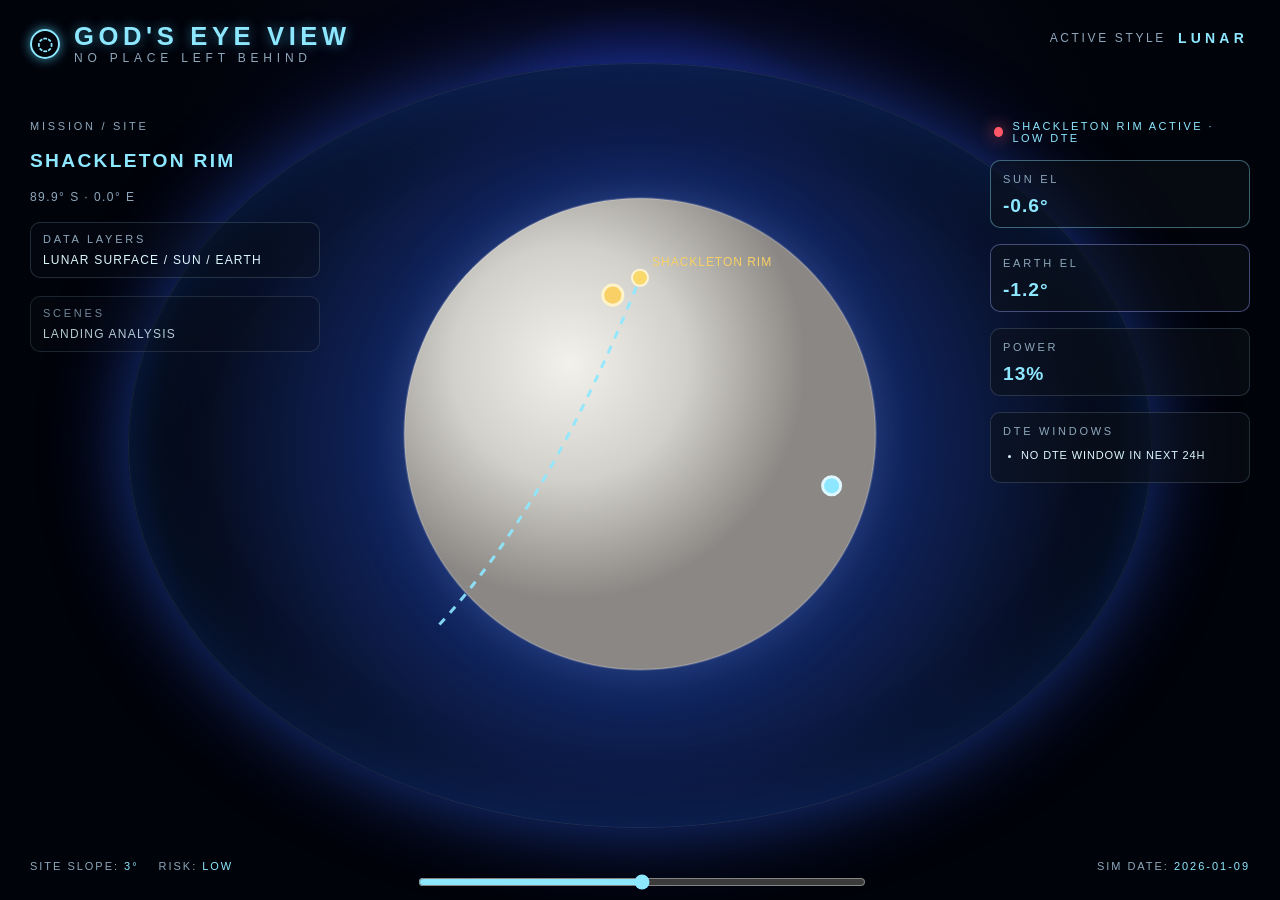
<file: LunarMissionPrototype/index.html>
<!DOCTYPE html>
<html lang="en">
  <head>
    <meta charset="UTF-8" />
    <meta name="viewport" content="width=device-width, initial-scale=1.0" />
    <title>God's Eye View — Lunar Mission</title>
    <link rel="stylesheet" href="style.css" />
  </head>
  <body>
    <div class="hud-shell">
      <div class="header-left">
        <div class="brand-row">
          <div class="brand-mark">◌</div>
          <div class="brand-text">
            <span class="brand-main">GOD'S EYE VIEW</span>
            <span class="brand-sub">NO PLACE LEFT BEHIND</span>
          </div>
        </div>
      </div>

      <div class="header-right">
        <div class="status-text">ACTIVE STYLE</div>
        <div class="status-mode">LUNAR</div>
      </div>

      <aside class="left-panel">
        <div class="section-label">MISSION / SITE</div>
        <div class="bigline" id="siteName">SHACKLETON RIM</div>
        <div class="subline" id="siteCoords">89.9° S · 0.0°</div>

        <div class="mini-block">
          <div class="mini-title">DATA LAYERS</div>
          <div class="mini-value">LUNAR SURFACE / SUN / EARTH</div>
        </div>

        <div class="mini-block muted-block">
          <div class="mini-title">SCENES</div>
          <div class="mini-value">LANDING ANALYSIS</div>
        </div>
      </aside>

      <main class="scene-area">
        <div class="moon-shell">
          <svg id="moonScene" viewBox="0 0 700 700" aria-label="Lunar mission view">
            <defs>
              <radialGradient id="moonGlow" cx="35%" cy="35%">
                <stop offset="0%" stop-color="#f3f1eb" />
                <stop offset="50%" stop-color="#d2d0ca" />
                <stop offset="100%" stop-color="#8a8784" />
              </radialGradient>
            </defs>
            <g id="moonSurface">
              <circle cx="350" cy="350" r="235" class="moon-core" />
              <circle cx="350" cy="350" r="235" class="moon-sheen" />
            </g>
            <g id="trajectoryLayer"></g>
            <g id="siteLayer"></g>
            <g id="sunLayer"></g>
            <g id="earthLayer"></g>
          </svg>
        </div>
      </main>

      <aside class="right-panel">
        <div class="status-line">
          <span class="dot"></span>
          <span id="statusText">LUNAR SITE ACTIVE</span>
        </div>

        <div class="panel-block accent">
          <div class="metric-label">SUN EL</div>
          <div class="metric-value" id="sunElevation">--</div>
        </div>
        <div class="panel-block accent2">
          <div class="metric-label">EARTH EL</div>
          <div class="metric-value" id="earthElevation">--</div>
        </div>

        <div class="panel-block">
          <div class="metric-label">POWER</div>
          <div class="metric-value" id="powerPotential">--</div>
        </div>

        <div class="panel-block">
          <div class="metric-label">DTE WINDOWS</div>
          <ul id="windowList" class="window-list"></ul>
        </div>
      </aside>

      <div class="bottom-bar">
        <div class="bottom-left">
          <div class="meta-item">SITE SLOPE: <span id="slopeValue">--</span></div>
          <div class="meta-item">RISK: <span id="riskValue">--</span></div>
        </div>
        <div class="bottom-right">
          <div class="meta-item">SIM DATE: <span id="currentDateLabel">--</span></div>
        </div>
      </div>
    </div>

    <input id="timeSlider" type="range" min="0" max="100" value="50" aria-label="simulation timeline" />

    <script src="app.js"></script>
  </body>
</html>
</file>
<file: LunarMissionPrototype/style.css>
* {
  box-sizing: border-box;
}

:root {
  --bg: #020711;
  --bg-2: #031320;
  --panel: rgba(9, 18, 28, 0.72);
  --panel-border: rgba(128, 155, 180, 0.25);
  --cyan: #8de8ff;
  --cyan-strong: #56d8ff;
  --cyan-soft: rgba(86, 216, 255, 0.18);
  --yellow: #f8d065;
  --purple: #9ad7ff;
  --text: #dff8ff;
  --muted: #8ea7bb;
  --danger: #ff5969;
  --shadow: rgba(0, 0, 0, 0.6);
}

html, body {
  margin: 0;
  min-height: 100%;
  height: 100%;
  background:
    radial-gradient(circle at 50% 28%, rgba(37, 52, 230, 0.9), rgba(5, 6, 24, 0.8) 27%, rgba(1, 3, 10, 1) 55%),
    var(--bg);
  color: var(--text);
  font-family: 'Segoe UI', Tahoma, Geneva, Verdana, sans-serif;
  letter-spacing: 0.06em;
}

body {
  display: flex;
  align-items: center;
  justify-content: center;
  overflow: hidden;
}

.hud-shell {
  position: relative;
  width: 100vw;
  height: 100vh;
  padding: 28px 30px 34px 30px;
  overflow: hidden;
}

.hud-shell::before {
  content: "";
  position: absolute;
  inset: 7% 10% 8% 10%;
  border-radius: 50%;
  background: radial-gradient(circle, rgba(24, 70, 180, 0.95), rgba(13, 28, 73, 0.98) 50%, rgba(4, 8, 18, 1) 75%);
  border: 1px solid rgba(118, 167, 255, 0.18);
  box-shadow: 0 0 80px rgba(37, 72, 192, 0.7), inset 0 0 70px rgba(17, 73, 180, 0.4);
}

.header-left,
.header-right,
.left-panel,
.right-panel,
.bottom-bar,
#timeSlider {
  position: relative;
  z-index: 2;
}

.header-left {
  position: absolute;
  top: 22px;
  left: 30px;
}

.brand-row {
  display: flex;
  align-items: center;
  gap: 14px;
}

.brand-mark {
  width: 30px;
  height: 30px;
  border-radius: 50%;
  border: 2px solid var(--cyan);
  display: flex;
  align-items: center;
  justify-content: center;
  color: var(--cyan);
  box-shadow: 0 0 12px rgba(86, 216, 255, 0.7);
  font-size: 18px;
  font-weight: 700;
}

.brand-text {
  display: flex;
  flex-direction: column;
  line-height: 1.1;
}

.brand-main {
  font-size: clamp(1.3rem, 2vw, 2.4rem);
  letter-spacing: 0.18em;
  font-weight: 700;
  color: var(--cyan);
  text-shadow: 0 0 12px rgba(86, 216, 255, 0.5);
}

.brand-sub {
  margin-top: 2px;
  font-size: 12px;
  letter-spacing: 0.4em;
  color: var(--muted);
}

.header-right {
  position: absolute;
  top: 30px;
  right: 32px;
  display: flex;
  align-items: center;
  gap: 12px;
}

.status-text {
  color: var(--muted);
  font-size: 12px;
  letter-spacing: 0.22em;
  text-transform: uppercase;
}

.status-mode {
  color: var(--cyan);
  font-size: 14px;
  letter-spacing: 0.3em;
  text-transform: uppercase;
  font-weight: 700;
}

.left-panel {
  position: absolute;
  left: 30px;
  top: 120px;
  width: 290px;
  display: flex;
  flex-direction: column;
  gap: 18px;
}

.section-label,
.mini-title,
.metric-label {
  color: var(--muted);
  font-size: 11px;
  letter-spacing: 0.25em;
  text-transform: uppercase;
}

.bigline {
  font-size: 1.2rem;
  font-weight: 700;
  color: var(--cyan);
  text-transform: uppercase;
  letter-spacing: 0.12em;
}

.subline {
  color: var(--muted);
  font-size: 12px;
  letter-spacing: 0.12em;
}

.mini-block {
  background: rgba(11, 17, 24, 0.35);
  border: 1px solid var(--panel-border);
  border-radius: 10px;
  padding: 10px 12px;
  min-height: 54px;
  display: flex;
  flex-direction: column;
  justify-content: center;
}

.muted-block {
  opacity: 0.8;
}

.mini-value {
  margin-top: 8px;
  color: var(--text);
  font-size: 12px;
  letter-spacing: 0.1em;
}

.scene-area {
  position: absolute;
  inset: 58px 240px 90px 240px;
  z-index: 1;
  display: flex;
  align-items: center;
  justify-content: center;
}

.moon-shell {
  width: min(78vw, 960px);
  height: min(78vh, 760px);
  display: flex;
  align-items: center;
  justify-content: center;
}

#moonScene {
  width: 100%;
  height: 100%;
  display: block;
  filter: drop-shadow(0 0 30px rgba(117, 144, 255, 0.15));
}

.moon-core {
  fill: url(#moonGlow);
  filter: drop-shadow(0 0 18px rgba(255,255,255,0.08));
}

.moon-sheen {
  fill: none;
  stroke: rgba(255,255,255,0.2);
  stroke-width: 2;
}

.site-marker,
.sun-marker,
.earth-marker {
  transform-box: fill-box;
  transform-origin: center;
}

.site-marker {
  fill: #f9d86c;
  stroke: #fff5d6;
  stroke-width: 2;
}

.sun-marker {
  fill: #f8d065;
  stroke: #fff3c9;
  stroke-width: 3;
}

.earth-marker {
  fill: #8de8ff;
  stroke: #dff8ff;
  stroke-width: 3;
}

.trajectory-path {
  fill: none;
  stroke: rgba(141, 232, 255, 0.9);
  stroke-width: 3;
  stroke-dasharray: 8 8;
}

.right-panel {
  position: absolute;
  right: 30px;
  top: 120px;
  width: 260px;
  display: flex;
  flex-direction: column;
  gap: 16px;
}

.status-line {
  display: flex;
  align-items: center;
  gap: 10px;
  color: var(--cyan);
  font-size: 11px;
  letter-spacing: 0.22em;
  text-transform: uppercase;
  padding: 0 4px;
}

.dot {
  width: 10px;
  height: 10px;
  border-radius: 50%;
  background: var(--danger);
  box-shadow: 0 0 16px rgba(255, 89, 105, 0.9);
}

.panel-block {
  background: rgba(12, 18, 25, 0.55);
  border: 1px solid var(--panel-border);
  border-radius: 10px;
  padding: 12px 12px 10px 12px;
}

.panel-block.accent {
  border-color: rgba(141, 232, 255, 0.4);
}

.panel-block.accent2 {
  border-color: rgba(157, 170, 255, 0.4);
}

.metric-value {
  margin-top: 10px;
  font-size: clamp(1.2rem, 1.5vw, 2rem);
  font-weight: 700;
  color: var(--cyan);
}

.window-list {
  margin: 10px 0 0 0;
  padding-left: 18px;
  color: var(--text);
  list-style: disc;
}

.window-list li {
  margin-bottom: 8px;
  font-size: 11px;
  line-height: 1.5;
  letter-spacing: 0.08em;
}

.bottom-bar {
  position: absolute;
  left: 30px;
  right: 30px;
  bottom: 28px;
  display: flex;
  justify-content: space-between;
  align-items: center;
  z-index: 2;
}

.bottom-left,
.bottom-right {
  display: flex;
  gap: 20px;
  flex-wrap: wrap;
}

.meta-item {
  color: var(--muted);
  font-size: 11px;
  letter-spacing: 0.18em;
  text-transform: uppercase;
}

.meta-item span {
  color: var(--cyan);
}

#timeSlider {
  position: absolute;
  left: 50%;
  bottom: 8px;
  transform: translateX(-50%);
  width: min(520px, 35vw);
  accent-color: var(--cyan);
}

@media (max-width: 1100px) {
  .scene-area {
    inset: 130px 20px 100px 20px;
  }

  .left-panel {
    width: 220px;
  }

  .right-panel {
    width: 220px;
  }

  .brand-main {
    letter-spacing: 0.08em;
  }
}
</file>
